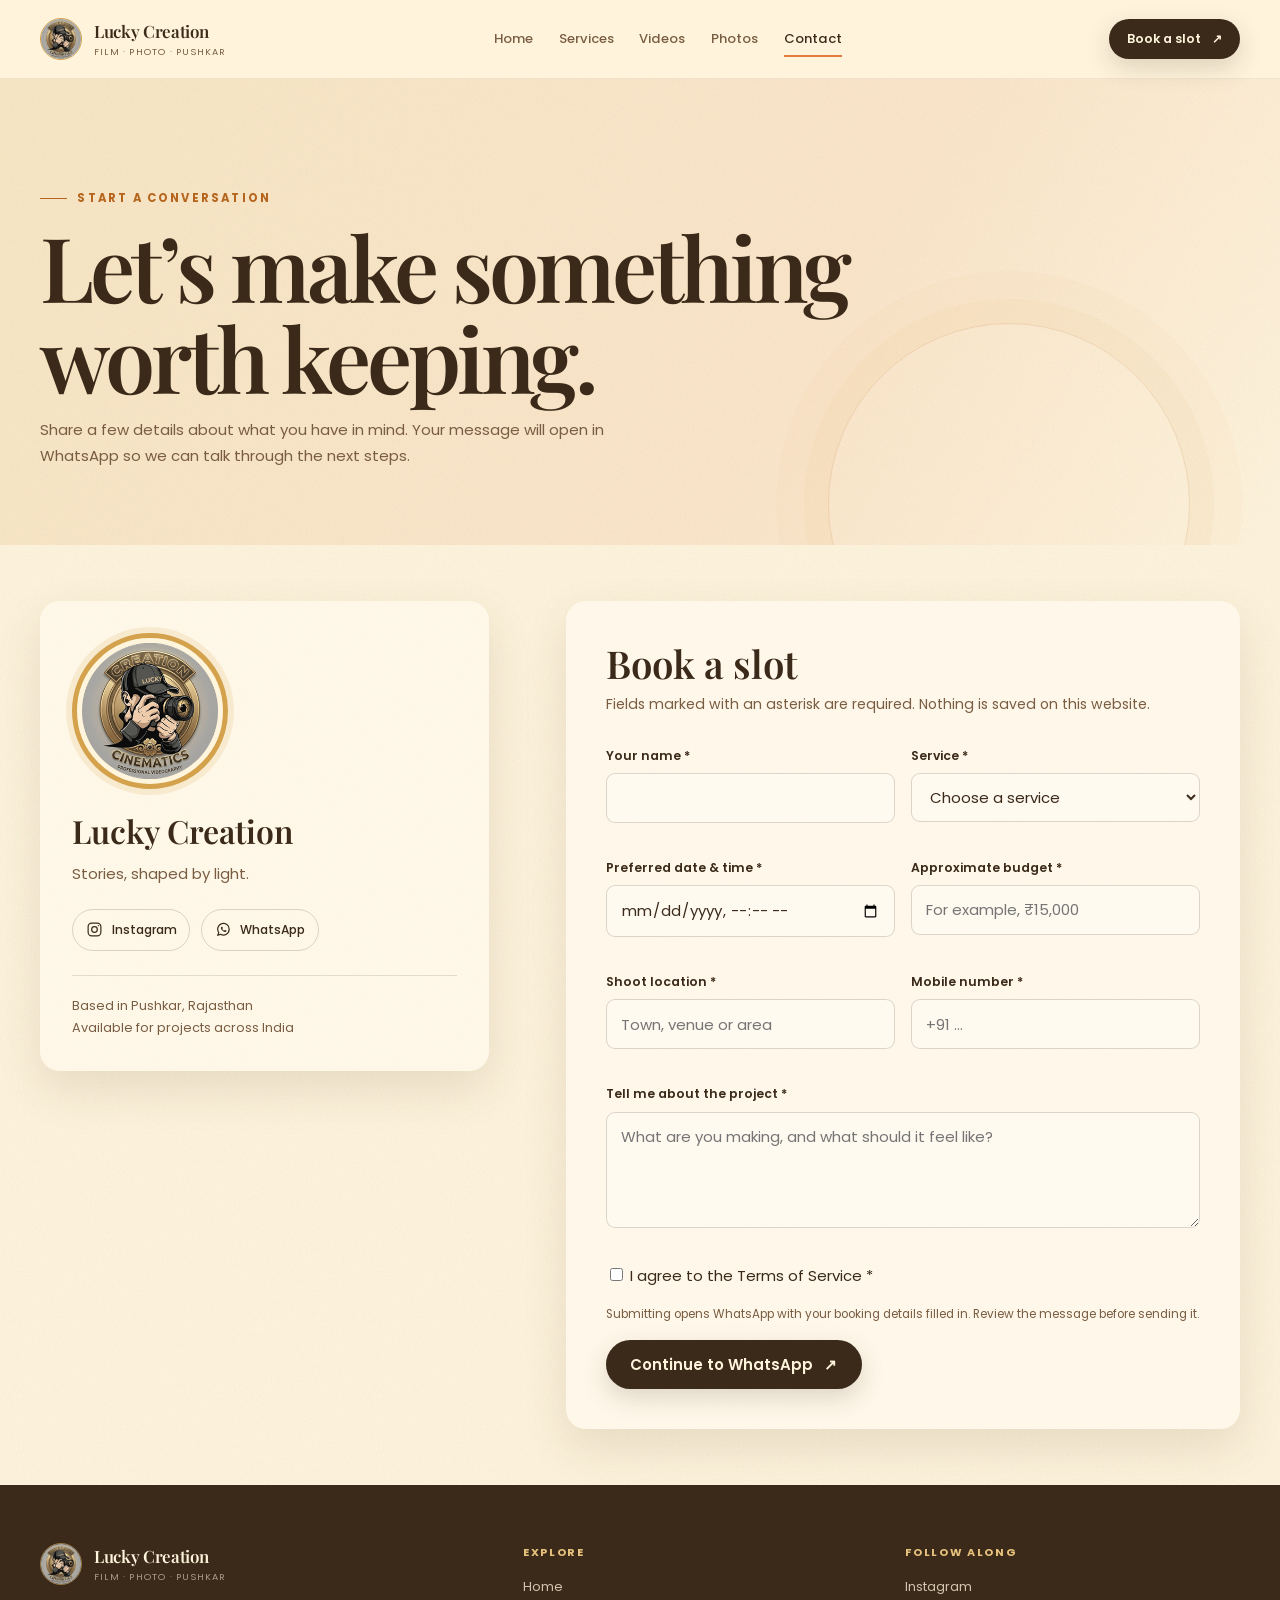
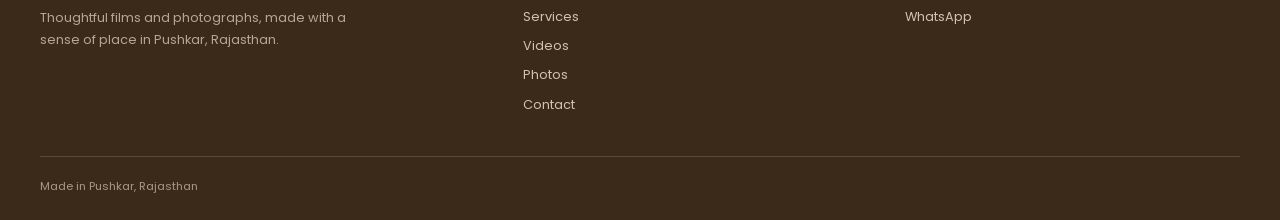
<file: contact.html>
<!doctype html>
<html lang="en">
<head>
  <meta charset="utf-8"><meta name="viewport" content="width=device-width, initial-scale=1">
  <title>Contact &amp; Booking | Desert Frame Studio</title>
  <meta name="description" content="Plan a video or photography project with Desert Frame Studio. Send a booking request directly to WhatsApp.">
  <meta name="robots" content="index, follow"><meta property="og:title" content="Contact & Booking | Desert Frame Studio"><meta property="og:description" content="Tell me about your project and preferred date. Booking requests are sent directly to WhatsApp."><meta property="og:type" content="website"><meta name="twitter:card" content="summary_large_image">
  <link rel="icon" href="data:image/svg+xml,%3Csvg xmlns='http://www.w3.org/2000/svg' viewBox='0 0 64 64'%3E%3Crect width='64' height='64' rx='32' fill='%233B2A1A'/%3E%3Ccircle cx='32' cy='32' r='17' fill='none' stroke='%23D4A24C' stroke-width='4'/%3E%3Ccircle cx='32' cy='32' r='7' fill='%23E07A3F'/%3E%3C/svg%3E">
  <link rel="preconnect" href="https://fonts.googleapis.com"><link rel="preconnect" href="https://fonts.gstatic.com" crossorigin><link rel="stylesheet" href="https://cdn.jsdelivr.net/npm/aos@2.3.4/dist/aos.css"><link rel="stylesheet" href="css/style.css">
  <link rel="icon" type="urlicon" href="assets/circleFevicon.ico">
</head>
<body>
  <a class="skip-link" href="#main">Skip to content</a>
  <header class="site-header"><div class="container nav-wrap">
    <a class="brand" href="index.html" aria-label="Desert Frame Studio home">
    <span class="brand-mark" aria-hidden="true">
     <img src="assets/circleFevicon.ico" alt="img">
    </span>
      <span class="brand-copy"><span class="brand-name" data-brand>Desert Frame Studio</span><span class="brand-note">Film · Photo · Pushkar</span></span></a><button class="menu-toggle" type="button" aria-label="Open navigation menu" aria-expanded="false" aria-controls="primary-navigation"><span></span><span></span><span></span></button><nav class="nav-links" id="primary-navigation" aria-label="Main navigation"><a href="index.html" data-page="index.html">Home</a><a href="services.html" data-page="services.html">Services</a><a href="videos.html" data-page="videos.html">Videos</a><a href="photos.html" data-page="photos.html">Photos</a><a href="contact.html" data-page="contact.html">Contact</a></nav><a class="button button--primary nav-cta" href="contact.html">Book a slot <span aria-hidden="true">↗</span></a></div></header>
  <main id="main">
    <section class="page-hero"><div class="container"><span class="eyebrow">Start a conversation</span><h1>Let’s make something worth keeping.</h1><p>Share a few details about what you have in mind. Your message will open in WhatsApp so we can talk through the next steps.</p></div></section>
    <section class="section section--tight"><div class="container contact-layout">
      <aside class="profile-card" data-aos="fade-up">
        <div class="profile-photo-wrap">
           <img src="assets/circleFevicon.ico" alt="img">  
        </div>
        <h2 data-brand>Lucky Creation</h2><p data-tagline>Stories, shaped by light.</p>
        <div class="social-links">
          <a class="social-link" data-instagram href="https://www.instagram.com/__iiamlucky?utm_source=ig_web_button_share_sheet&psln=ZDNlZDc0MzIxNw==" target="_blank" rel="noopener noreferrer" aria-label="Visit Instagram profile"><svg viewBox="0 0 24 24" fill="none" aria-hidden="true"><rect x="3" y="3" width="18" height="18" rx="5" stroke="currentColor" stroke-width="1.7"/><circle cx="12" cy="12" r="4" stroke="currentColor" stroke-width="1.7"/><circle cx="17.7" cy="6.5" r="1" fill="currentColor"/></svg>Instagram</a>
          <!-- <a class="social-link" data-youtube href="https://www.youtube.com/" target="_blank" rel="noopener noreferrer" aria-label="Visit YouTube channel">
            <svg viewBox="0 0 24 24" fill="none" aria-hidden="true">
              <rect x="2.5" y="5" width="19" height="14" rx="4" stroke="currentColor" stroke-width="1.7"/>
              <path d="m10 9 5 3-5 3V9Z" fill="currentColor"/>
            </svg>YouTube</a> -->
          <a class="social-link" data-whatsapp href="https://wa.me/919928714612" target="_blank" rel="noopener noreferrer" aria-label="Contact on WhatsApp"><svg viewBox="0 0 24 24" fill="none" aria-hidden="true"><path d="M20 11.7a8.1 8.1 0 0 1-12 7.1L4 20l1.3-3.8A8.1 8.1 0 1 1 20 11.7Z" stroke="currentColor" stroke-width="1.7"/><path d="M9 8.4c.2-.4.4-.4.7-.4h.4c.2 0 .3.1.4.4l.6 1.5c.1.2 0 .4-.1.5l-.5.6c-.2.2-.2.3 0 .6.5.8 1.2 1.5 2 1.9.3.2.4.2.6 0l.7-.8c.2-.2.3-.2.6-.1l1.4.7c.3.1.4.2.4.4 0 .3-.2 1-.7 1.3-.5.4-1.2.6-1.8.4-1-.2-2.2-.8-3.4-1.9-1-.9-1.8-2.1-2-3.1-.2-.8.1-1.6.7-2Z" fill="currentColor"/></svg>WhatsApp</a>
        </div>
        <div class="profile-meta">Based in Pushkar, Rajasthan<br>Available for projects across India</div>
      </aside>
      <section class="booking-panel" data-aos="fade-up" data-aos-delay="80" aria-labelledby="booking-heading">
        <h2 id="booking-heading">Book a slot</h2><p>Fields marked with an asterisk are required. Nothing is saved on this website.</p>
        <form id="booking-form" novalidate>
          <div class="honeypot" aria-hidden="true"><label for="website">Leave this field blank</label><input id="website" name="website" type="text" tabindex="-1" autocomplete="off"></div>
          <div class="form-grid">
            <div class="field"><label for="name">Your name *</label><input id="name" name="name" autocomplete="name" required aria-describedby="error-name"><span class="field-error" id="error-name" data-error-for="name"></span></div>
            <div class="field"><label for="service">Service *</label><select id="service" name="service" required aria-describedby="error-service"><option value="">Choose a service</option></select><span class="field-error" id="error-service" data-error-for="service"></span></div>
            <div class="field"><label for="date">Preferred date &amp; time *</label><input id="date" name="date" type="datetime-local" required aria-describedby="error-date"><span class="field-error" id="error-date" data-error-for="date"></span></div>
            <div class="field"><label for="budget">Approximate budget *</label><input id="budget" name="budget" type="text" placeholder="For example, ₹15,000" required aria-describedby="error-budget"><span class="field-error" id="error-budget" data-error-for="budget"></span></div>
            <div class="field"><label for="location">Shoot location *</label><input id="location" name="location" autocomplete="address-level2" placeholder="Town, venue or area" required aria-describedby="error-location"><span class="field-error" id="error-location" data-error-for="location"></span></div>
            <div class="field"><label for="mobile">Mobile number *</label><input id="mobile" name="mobile" type="tel" autocomplete="tel" inputmode="tel" placeholder="+91 ..." required aria-describedby="error-mobile"><span class="field-error" id="error-mobile" data-error-for="mobile"></span></div>
            <div class="field field--full"><label for="description">Tell me about the project *</label><textarea id="description" name="description" required placeholder="What are you making, and what should it feel like?" aria-describedby="error-description"></textarea><span class="field-error" id="error-description" data-error-for="description"></span></div>
                <label class="terms-check">
                <input type="checkbox" id="terms" name="terms" required aria-describedby="error-terms">
                <span>I agree to the <a href="/terms-of-service.html" target="_blank" rel="noopener">Terms of Service</a> *</span>
              </label>
              <span class="field-error" id="error-terms" data-error-for="terms"></span>
          </div>
          <p class="form-note">Submitting opens WhatsApp with your booking details filled in. Review the message before sending it.</p>
          <button class="button button--primary" type="submit">Continue to WhatsApp <span aria-hidden="true">↗</span></button>
          <div class="form-success" id="booking-success" role="status" tabindex="-1" hidden><strong>Your booking message is ready.</strong><br>If WhatsApp did not open, use the button below to open it again.<br><button class="button button--outline" id="whatsapp-again" type="button">Open WhatsApp again</button></div>
        </form>
      </section>
    </div></section>
  </main>
  <footer class="site-footer"><div class="container"><div class="footer-top"><div class="footer-about"><a class="brand" href="index.html">
    <span class="brand-mark" aria-hidden="true">
      <img src="assets/circleFevicon.ico" alt="img">
    </span><span class="brand-copy"><span class="brand-name" data-brand>Desert Frame Studio</span><span class="brand-note">Film · Photo · Pushkar</span></span></a><p>Thoughtful films and photographs, made with a sense of place in Pushkar, Rajasthan.</p></div><div class="footer-col"><h2>Explore</h2><div class="footer-links"><a href="index.html">Home</a><a href="services.html">Services</a><a href="videos.html">Videos</a><a href="photos.html">Photos</a><a href="contact.html">Contact</a></div></div><div class="footer-col"><h2>Follow along</h2><div class="footer-links"><a href="https://www.instagram.com/" data-instagram target="_blank" rel="noopener noreferrer">Instagram</a>
    <!-- <a href="https://www.youtube.com/" data-youtube target="_blank" rel="noopener noreferrer">YouTube</a> -->
    <a href="https://wa.me/919928714612" data-whatsapp target="_blank" rel="noopener noreferrer">WhatsApp</a></div></div></div><div class="footer-bottom">
    <!-- <span data-copyright>© Desert Frame Studio. All rights reserved.</span> -->
    <div class="social-footer"><span>Made in Pushkar, Rajasthan</span></div></div></div></footer>
  <script src="js/config.js"></script><script src="https://cdn.jsdelivr.net/npm/aos@2.3.4/dist/aos.js"></script><script src="js/main.js"></script><script src="js/booking.js"></script>
</body>
</html>
</file>
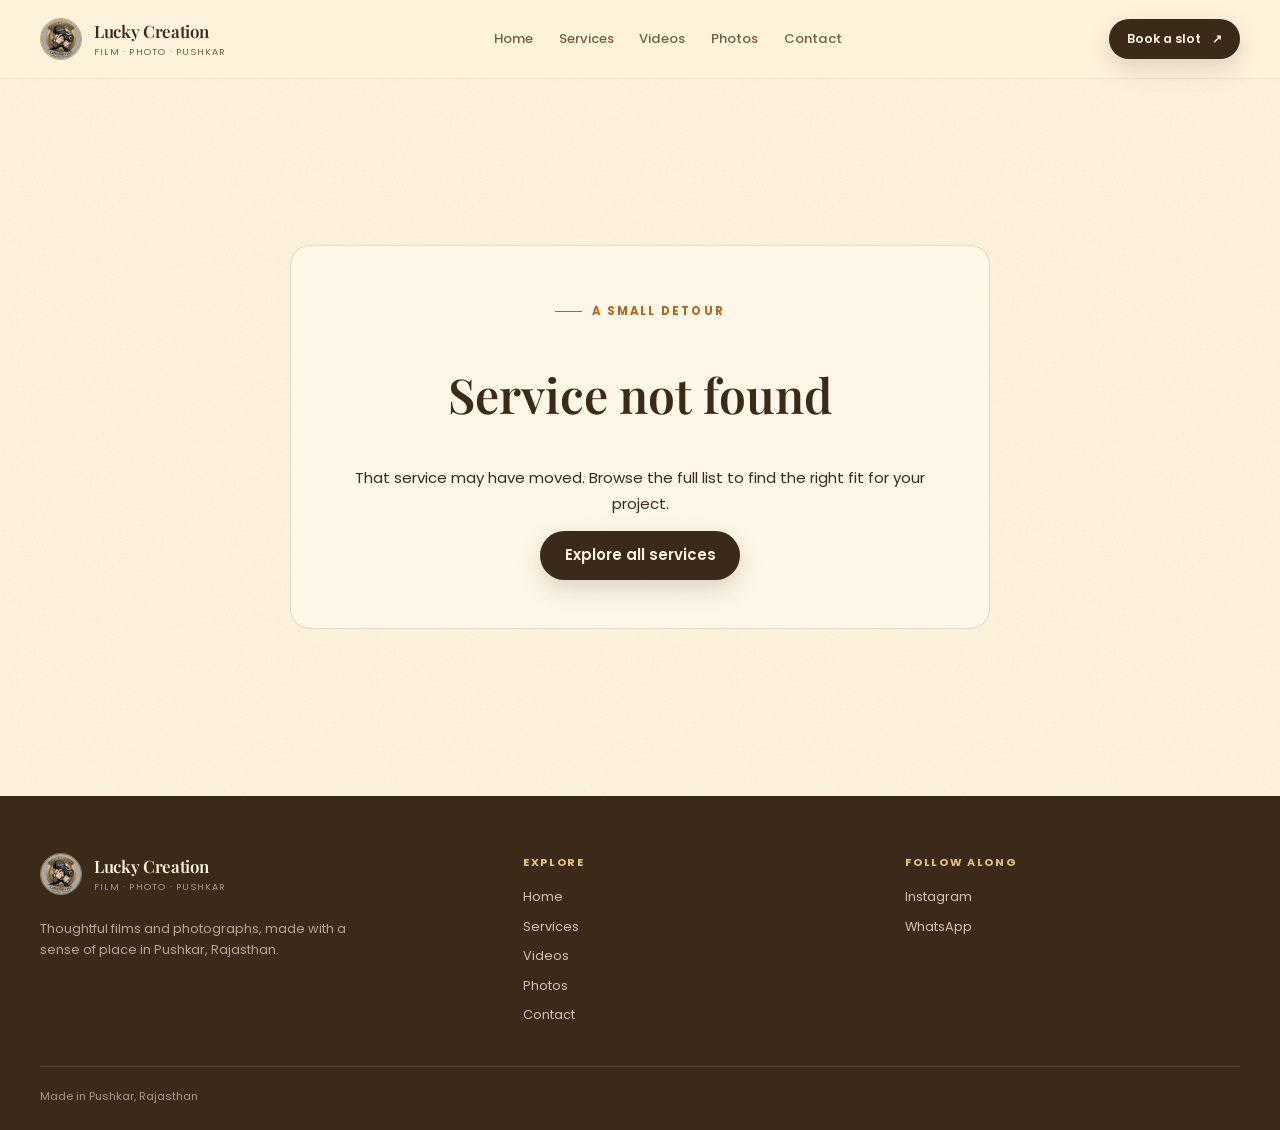
<file: service.html>
<!doctype html>
<html lang="en">
<head>
  <meta charset="utf-8"><meta name="viewport" content="width=device-width, initial-scale=1">
  <title>Service | Desert Frame Studio</title>
  <meta name="description" content="Learn more about a video, photography or creative service from Desert Frame Studio in Pushkar.">
  <meta name="robots" content="index, follow"><meta property="og:title" content="Service | Desert Frame Studio"><meta property="og:description" content="A thoughtful approach to film, editing and visual storytelling."><meta property="og:type" content="website"><meta name="twitter:card" content="summary_large_image">
  <link rel="icon" href="data:image/svg+xml,%3Csvg xmlns='http://www.w3.org/2000/svg' viewBox='0 0 64 64'%3E%3Crect width='64' height='64' rx='32' fill='%233B2A1A'/%3E%3Ccircle cx='32' cy='32' r='17' fill='none' stroke='%23D4A24C' stroke-width='4'/%3E%3Ccircle cx='32' cy='32' r='7' fill='%23E07A3F'/%3E%3C/svg%3E">
  <link rel="preconnect" href="https://fonts.googleapis.com"><link rel="preconnect" href="https://fonts.gstatic.com" crossorigin><link rel="stylesheet" href="https://cdn.jsdelivr.net/npm/aos@2.3.4/dist/aos.css"><link rel="stylesheet" href="css/style.css">
 <link rel="icon" type="urlicon" href="assets/circleFevicon.ico">
</head>
<body>
  <a class="skip-link" href="#main">Skip to content</a>
  <header class="site-header"><div class="container nav-wrap"><a class="brand" href="index.html" aria-label="Desert Frame Studio home">
    <span class="brand-mark" aria-hidden="true">
        <img src="assets/circleFevicon.ico" alt="img">
    </span><span class="brand-copy"><span class="brand-name" data-brand>Desert Frame Studio</span><span class="brand-note">Film · Photo · Pushkar</span></span></a><button class="menu-toggle" type="button" aria-label="Open navigation menu" aria-expanded="false" aria-controls="primary-navigation"><span></span><span></span><span></span></button><nav class="nav-links" id="primary-navigation" aria-label="Main navigation"><a href="index.html" data-page="index.html">Home</a><a href="services.html" data-page="services.html">Services</a><a href="videos.html" data-page="videos.html">Videos</a><a href="photos.html" data-page="photos.html">Photos</a><a href="contact.html" data-page="contact.html">Contact</a></nav><a class="button button--primary nav-cta" href="contact.html">Book a slot <span aria-hidden="true">↗</span></a></div></header>
  <main id="main"><section class="section"><div class="container" data-service-detail aria-live="polite"><div class="not-found"><p>Loading this service…</p></div></div></section></main>
  <footer class="site-footer"><div class="container"><div class="footer-top"><div class="footer-about"><a class="brand" href="index.html">
    <span class="brand-mark" aria-hidden="true">
        <img src="assets/circleFevicon.ico" alt="img">
    </span><span class="brand-copy"><span class="brand-name" data-brand>Desert Frame Studio</span><span class="brand-note">Film · Photo · Pushkar</span></span></a><p>Thoughtful films and photographs, made with a sense of place in Pushkar, Rajasthan.</p></div><div class="footer-col"><h2>Explore</h2><div class="footer-links"><a href="index.html">Home</a><a href="services.html">Services</a><a href="videos.html">Videos</a><a href="photos.html">Photos</a><a href="contact.html">Contact</a></div></div><div class="footer-col"><h2>Follow along</h2><div class="footer-links"><a href="https://www.instagram.com/__iiamlucky?utm_source=ig_web_button_share_sheet&psln=ZDNlZDc0MzIxNw==" data-instagram target="_blank" rel="noopener noreferrer">Instagram</a>
    <!-- <a href="https://www.youtube.com/" data-youtube target="_blank" rel="noopener noreferrer">YouTube</a> -->
    <a href="https://wa.me/919928714612" data-whatsapp target="_blank" rel="noopener noreferrer">WhatsApp</a></div></div></div><div class="footer-bottom">
    <!-- <span data-copyright>© Desert Frame Studio. All rights reserved.</span> -->
    <div class="social-footer"><span>Made in Pushkar, Rajasthan</span></div></div></div></footer>
  <script src="js/config.js"></script><script src="https://cdn.jsdelivr.net/npm/aos@2.3.4/dist/aos.js"></script><script src="js/main.js"></script>
</body>
</html>
</file>
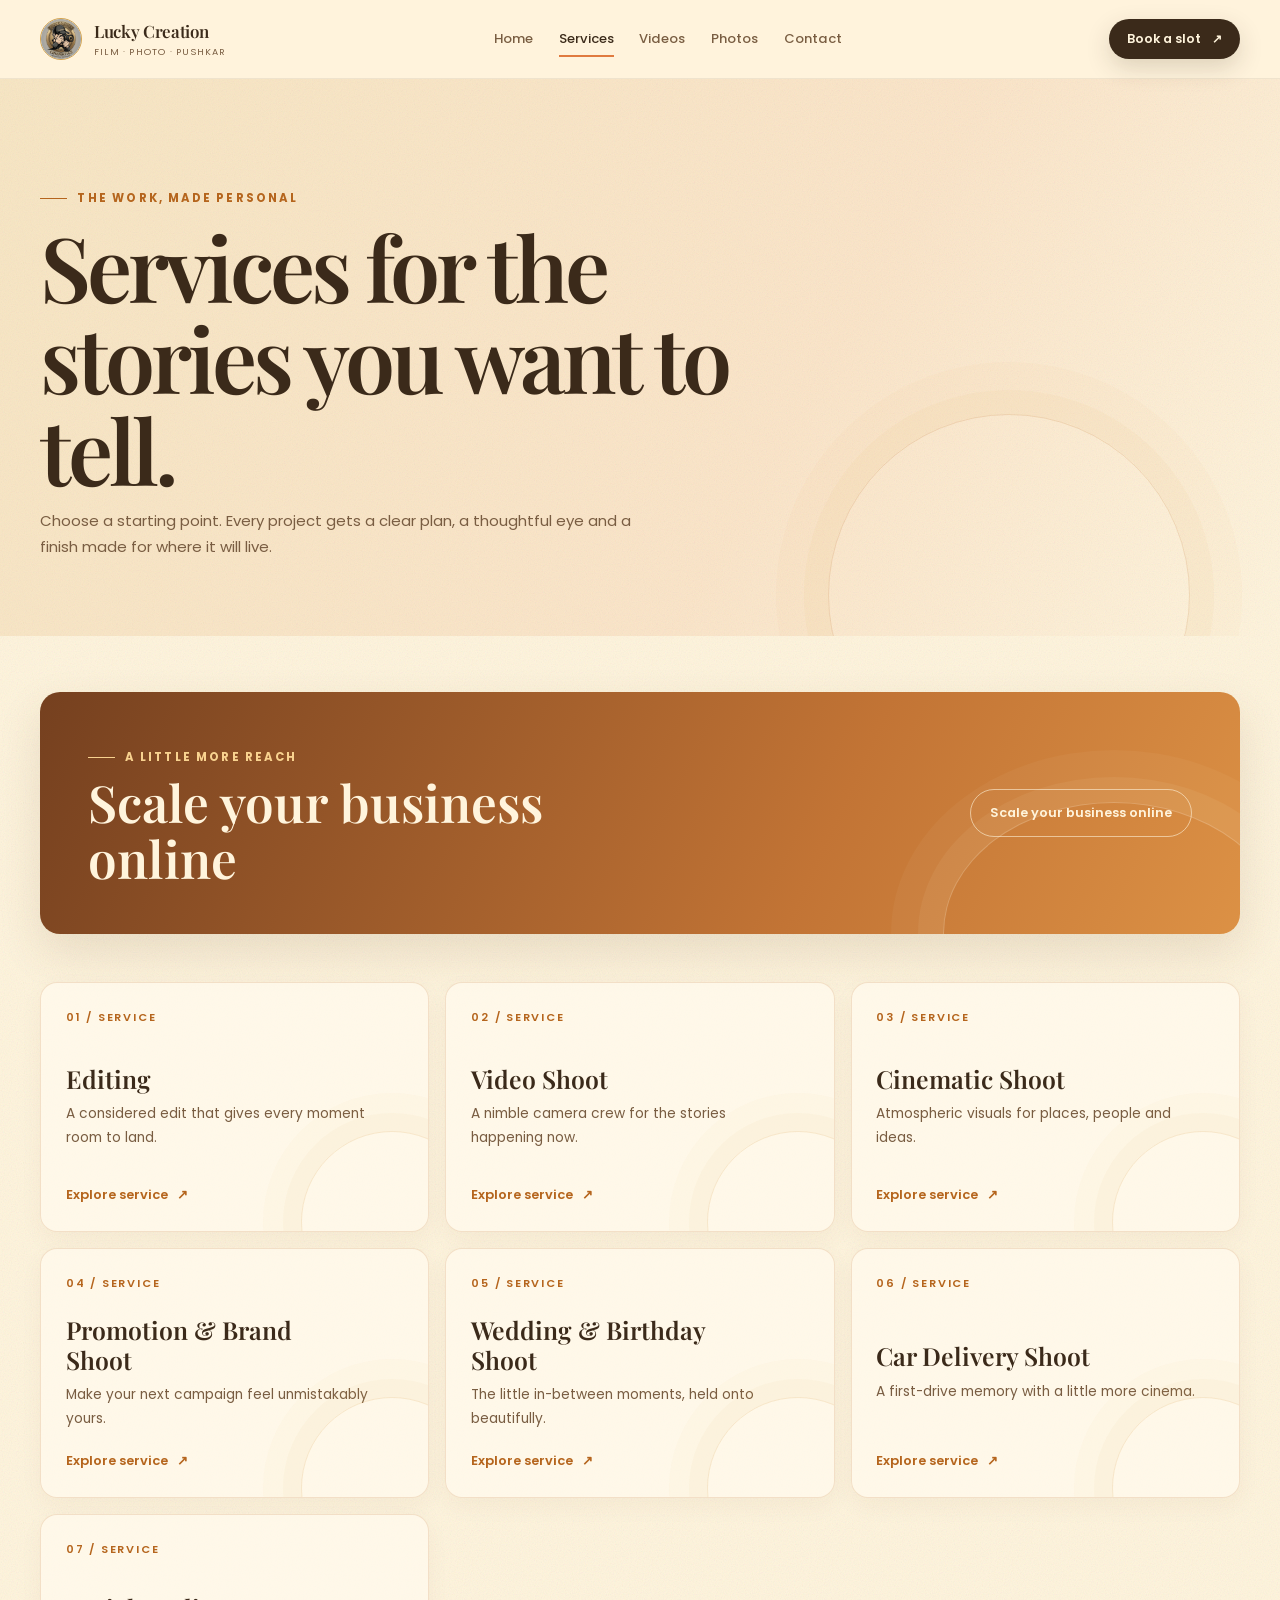
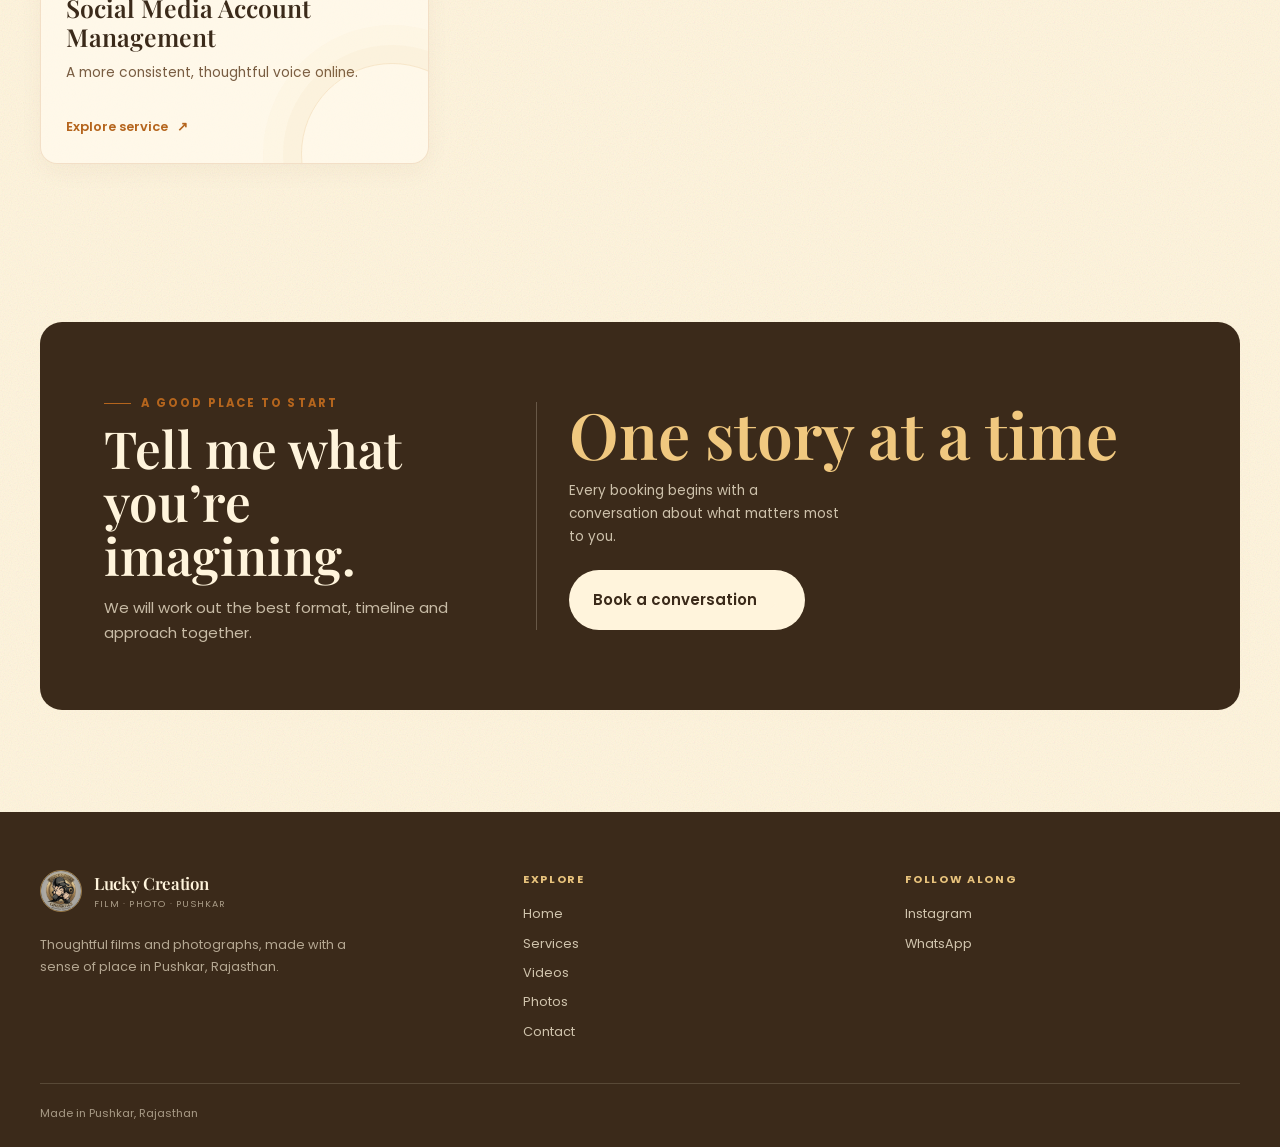
<file: services.html>
<!doctype html>
<html lang="en">
<head>
  <meta charset="utf-8"><meta name="viewport" content="width=device-width, initial-scale=1">
  <title>Services | Desert Frame Studio</title>
  <meta name="description" content="Explore video editing, videography, cinematic shoots, brand films, celebrations and social media services in Pushkar.">
  <meta name="robots" content="index, follow"><meta property="og:title" content="Services | Desert Frame Studio"><meta property="og:description" content="A focused set of film, editing and social services for projects with something to say."><meta property="og:type" content="website"><meta name="twitter:card" content="summary_large_image">
  <link rel="icon" href="data:image/svg+xml,%3Csvg xmlns='http://www.w3.org/2000/svg' viewBox='0 0 64 64'%3E%3Crect width='64' height='64' rx='32' fill='%233B2A1A'/%3E%3Ccircle cx='32' cy='32' r='17' fill='none' stroke='%23D4A24C' stroke-width='4'/%3E%3Ccircle cx='32' cy='32' r='7' fill='%23E07A3F'/%3E%3C/svg%3E">
  <link rel="preconnect" href="https://fonts.googleapis.com"><link rel="preconnect" href="https://fonts.gstatic.com" crossorigin>
  <link rel="stylesheet" href="https://cdn.jsdelivr.net/npm/aos@2.3.4/dist/aos.css"><link rel="stylesheet" href="css/style.css">
    <link rel="icon" type="urlicon" href="assets/circleFevicon.ico">
</head>
<body>
  <a class="skip-link" href="#main">Skip to content</a>
  <header class="site-header"><div class="container nav-wrap"><a class="brand" href="index.html" aria-label="Desert Frame Studio home">
    <span class="brand-mark" aria-hidden="true">
        <img src="assets/circleFevicon.ico" alt="img">
    </span><span class="brand-copy"><span class="brand-name" data-brand>Desert Frame Studio</span><span class="brand-note">Film · Photo · Pushkar</span></span></a><button class="menu-toggle" type="button" aria-label="Open navigation menu" aria-expanded="false" aria-controls="primary-navigation"><span></span><span></span><span></span></button><nav class="nav-links" id="primary-navigation" aria-label="Main navigation"><a href="index.html" data-page="index.html">Home</a><a href="services.html" data-page="services.html">Services</a><a href="videos.html" data-page="videos.html">Videos</a><a href="photos.html" data-page="photos.html">Photos</a><a href="contact.html" data-page="contact.html">Contact</a></nav><a class="button button--primary nav-cta" href="contact.html">Book a slot <span aria-hidden="true">↗</span></a></div></header>
  <main id="main">
    <section class="page-hero"><div class="container"><span class="eyebrow">The work, made personal</span><h1>Services for the stories you want to tell.</h1><p>Choose a starting point. Every project gets a clear plan, a thoughtful eye and a finish made for where it will live.</p></div></section>
    <section class="section section--tight"><div class="container"><div class="badge-panel" data-aos="fade-up"><div><span class="eyebrow">A little more reach</span><h2 data-big-badge>Scale your business online</h2></div><a class="button button--light" href="https://www.instagram.com/" data-profile-badge target="_blank" rel="noopener noreferrer">Explore my profile <span aria-hidden="true">↗</span></a></div><div class="service-grid" data-service-cards aria-label="Available services"></div></div></section>
    <section class="section"><div class="container"><div class="feature-band" data-aos="fade-up"><div><span class="eyebrow">A good place to start</span><h2>Tell me what you’re imagining.</h2><p>We will work out the best format, timeline and approach together.</p></div><div class="feature-stat"><strong>One story at a time</strong><span>Every booking begins with a conversation about what matters most to you.</span><a class="button button--light" style="margin-top:1.35rem" href="contact.html">Book a conversation <span aria-hidden="true">↗</span></a></div></div></div></section>
  </main>
  <footer class="site-footer"><div class="container"><div class="footer-top"><div class="footer-about"><a class="brand" href="index.html">
    <span class="brand-mark" aria-hidden="true">
        <img src="assets/circleFevicon.ico" alt="img">
    </span><span class="brand-copy"><span class="brand-name" data-brand>Desert Frame Studio</span><span class="brand-note">Film · Photo · Pushkar</span></span></a><p>Thoughtful films and photographs, made with a sense of place in Pushkar, Rajasthan.</p></div><div class="footer-col"><h2>Explore</h2><div class="footer-links"><a href="index.html">Home</a><a href="services.html">Services</a><a href="videos.html">Videos</a><a href="photos.html">Photos</a><a href="contact.html">Contact</a></div></div><div class="footer-col"><h2>Follow along</h2><div class="footer-links"><a href="https://www.instagram.com/__iiamlucky?utm_source=ig_web_button_share_sheet&psln=ZDNlZDc0MzIxNw==" data-instagram target="_blank" rel="noopener noreferrer">Instagram</a>
    <!-- <a href="https://www.youtube.com/" data-youtube target="_blank" rel="noopener noreferrer">YouTube</a> -->
    <a href="https://wa.me/919928714612" data-whatsapp target="_blank" rel="noopener noreferrer">WhatsApp</a></div></div></div><div class="footer-bottom">
    <!-- <span data-copyright>© Desert Frame Studio. All rights reserved.</span> -->
    <div class="social-footer"><span>Made in Pushkar, Rajasthan</span></div></div></div></footer>
  <script src="js/config.js"></script><script src="https://cdn.jsdelivr.net/npm/aos@2.3.4/dist/aos.js"></script><script src="js/main.js"></script>
</body>
</html>
</file>
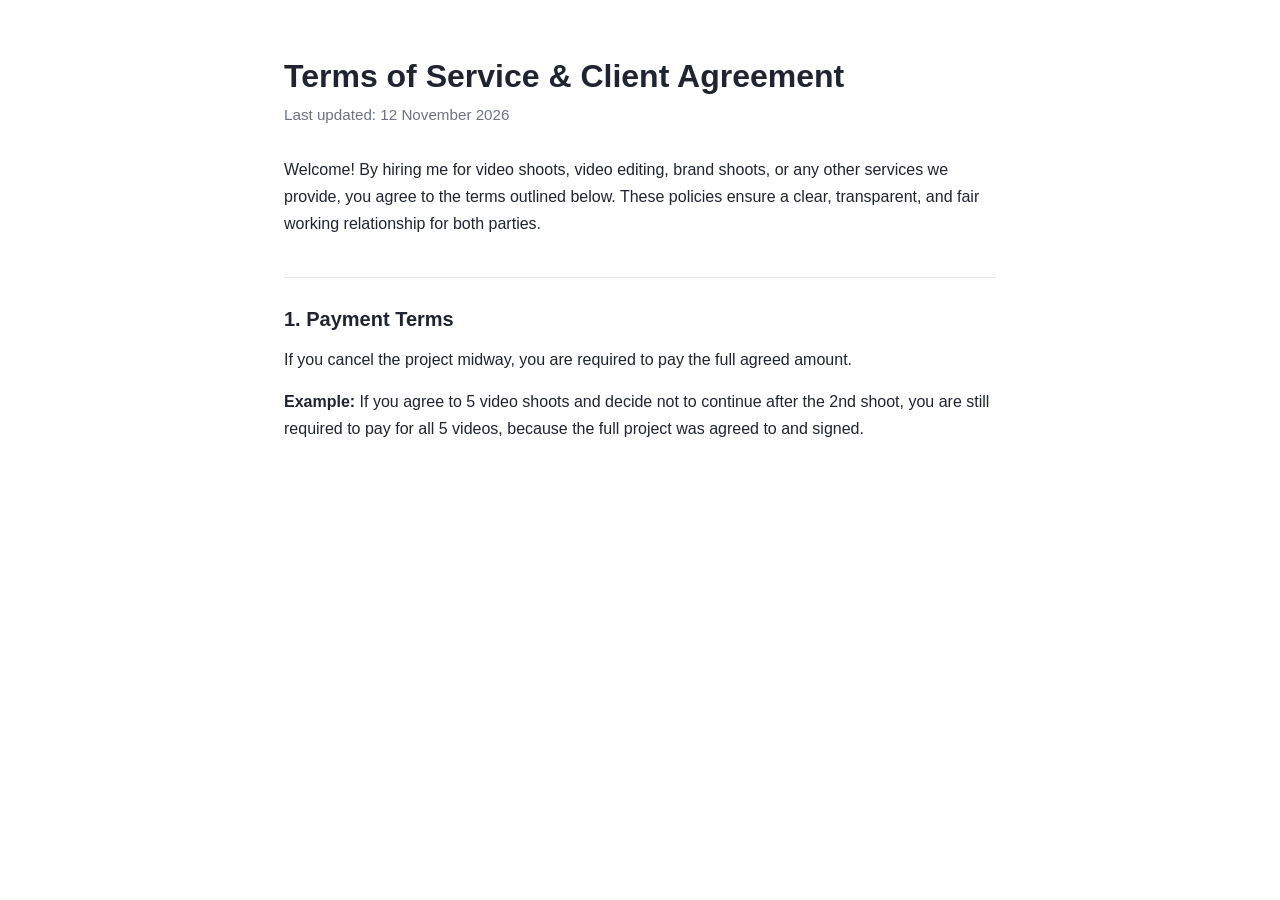
<file: terms-of-service.html>
<!DOCTYPE html>
<html lang="en">
<head>
<meta charset="UTF-8">
<meta name="viewport" content="width=device-width, initial-scale=1">
<title>Terms of Service &amp; Client Agreement</title>
<link rel="stylesheet" href="css/terms.css">
</head>
<body>
<main>

  <h1>Terms of Service &amp; Client Agreement</h1>
  <p class="updated">Last updated: 12 November 2026</p>

  <p>Welcome! By hiring me for video shoots, video editing, brand shoots, or any other services we provide, you agree to the terms outlined below. These policies ensure a clear, transparent, and fair working relationship for both parties.</p>

  <h2>1. Payment Terms</h2>
  <p>If you cancel the project midway, you are required to pay the full agreed amount.</p>
  <p><strong>Example:</strong> If you agree to 5 video shoots and decide not to continue after the 2nd shoot, you are still required to pay for all 5 videos, because the full project was agreed to and signed.</p>

</main>
</body>
</html>
</file>
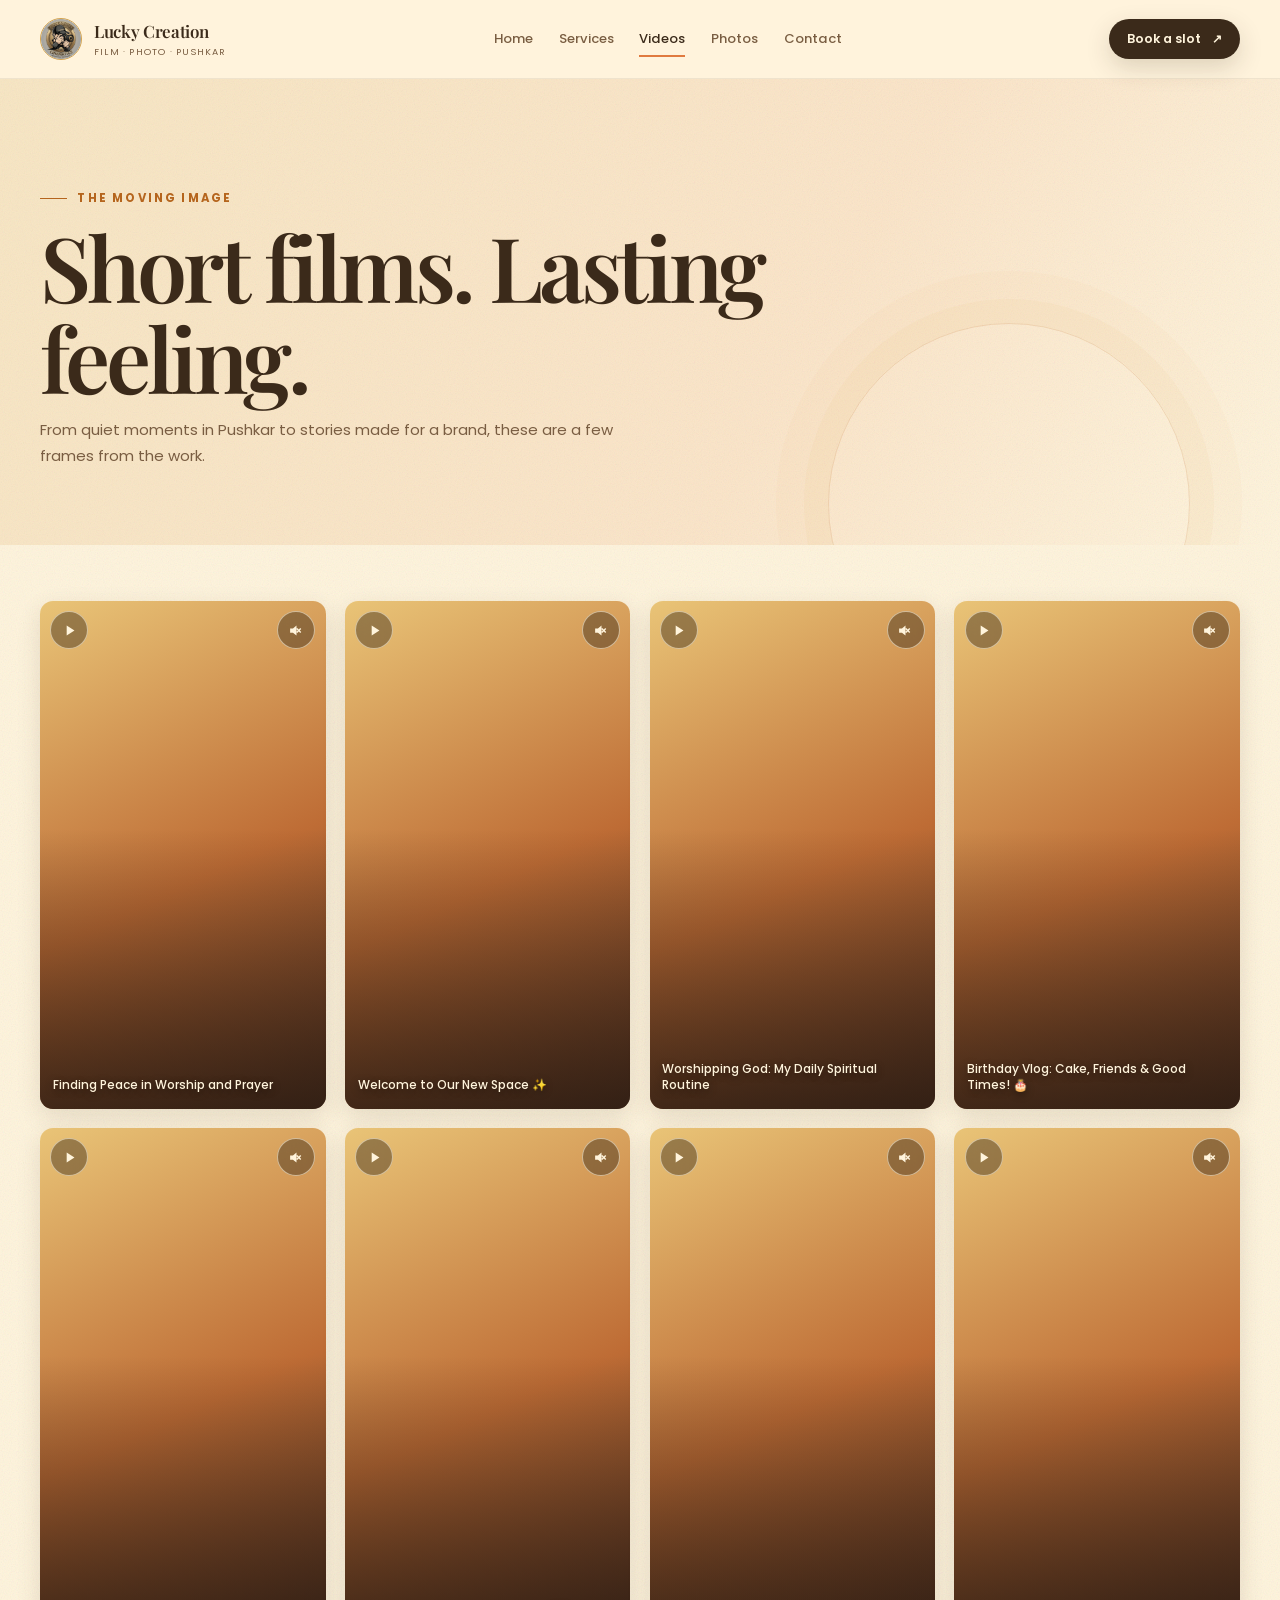
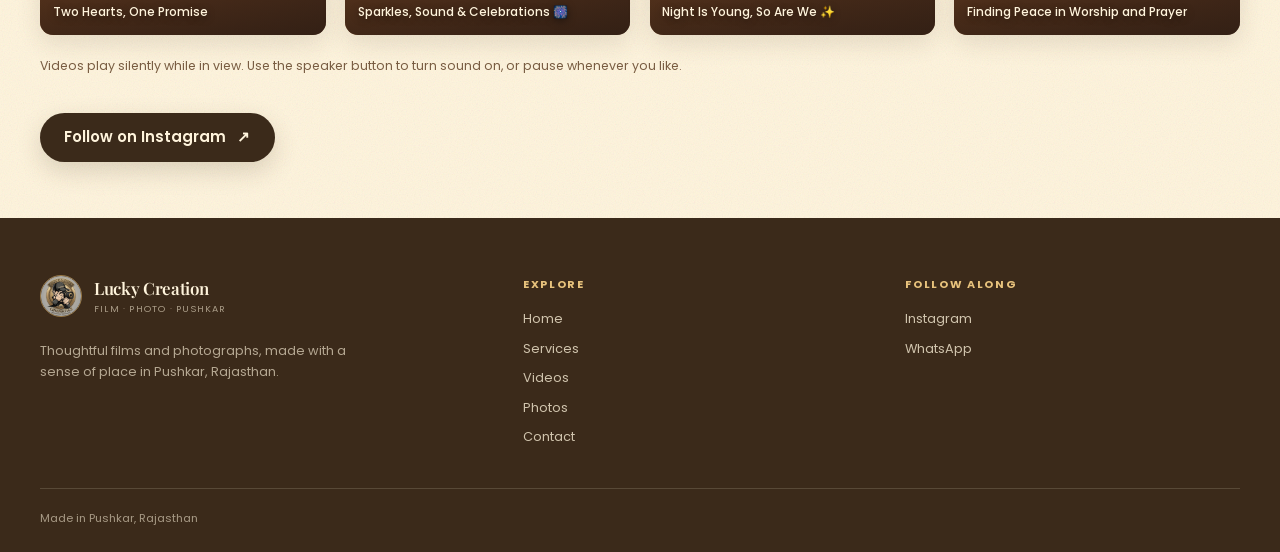
<file: videos.html>
<!doctype html>
<html lang="en">
<head>
  <meta charset="utf-8"><meta name="viewport" content="width=device-width, initial-scale=1">
  <title>Videos | Desert Frame Studio</title>
  <meta name="description" content="Watch a collection of short films, brand videos and visual stories made in Pushkar and Rajasthan.">
  <meta name="robots" content="index, follow"><meta property="og:title" content="Videos | Desert Frame Studio"><meta property="og:description" content="Short films and visual stories made in Pushkar and Rajasthan."><meta property="og:type" content="website"><meta name="twitter:card" content="summary_large_image">
  <link rel="icon" href="data:image/svg+xml,%3Csvg xmlns='http://www.w3.org/2000/svg' viewBox='0 0 64 64'%3E%3Crect width='64' height='64' rx='32' fill='%233B2A1A'/%3E%3Ccircle cx='32' cy='32' r='17' fill='none' stroke='%23D4A24C' stroke-width='4'/%3E%3Ccircle cx='32' cy='32' r='7' fill='%23E07A3F'/%3E%3C/svg%3E">
  <link rel="preconnect" href="https://fonts.googleapis.com"><link rel="preconnect" href="https://fonts.gstatic.com" crossorigin><link rel="stylesheet" href="https://cdn.jsdelivr.net/npm/aos@2.3.4/dist/aos.css"><link rel="stylesheet" href="css/style.css">
  <link rel="icon" type="urlicon" href="assets/circleFevicon.ico">
</head>
<body>
  <a class="skip-link" href="#main">Skip to content</a>
  <header class="site-header"><div class="container nav-wrap"><a class="brand" href="index.html" aria-label="Desert Frame Studio home">
    <span class="brand-mark" aria-hidden="true">
      <img src="assets/circleFevicon.ico" alt="img">
    </span><span class="brand-copy"><span class="brand-name" data-brand>Desert Frame Studio</span><span class="brand-note">Film · Photo · Pushkar</span></span></a><button class="menu-toggle" type="button" aria-label="Open navigation menu" aria-expanded="false" aria-controls="primary-navigation"><span></span><span></span><span></span></button><nav class="nav-links" id="primary-navigation" aria-label="Main navigation"><a href="index.html" data-page="index.html">Home</a><a href="services.html" data-page="services.html">Services</a><a href="videos.html" data-page="videos.html">Videos</a><a href="photos.html" data-page="photos.html">Photos</a><a href="contact.html" data-page="contact.html">Contact</a></nav><a class="button button--primary nav-cta" href="contact.html">Book a slot <span aria-hidden="true">↗</span></a></div></header>
  <main id="main"><section class="page-hero"><div class="container"><span class="eyebrow">The moving image</span><h1>Short films. Lasting feeling.</h1><p>From quiet moments in Pushkar to stories made for a brand, these are a few frames from the work.</p></div></section><section class="section section--tight"><div class="container"><div class="video-grid" data-video-grid aria-label="Video portfolio"></div><p class="video-hint">Videos play silently while in view. Use the speaker button to turn sound on, or pause whenever you like.</p><div style="margin-top:2.3rem">
    <a class="button button--primary" href="https://www.instagram.com/__iiamlucky?utm_source=ig_web_button_share_sheet&psln=ZDNlZDc0MzIxNw==" data-instagram target="_blank" rel="noopener noreferrer">Follow on Instagram <span aria-hidden="true">↗</span></a></div></div></section></main>
  <footer class="site-footer"><div class="container"><div class="footer-top"><div class="footer-about"><a class="brand" href="index.html">
    <span class="brand-mark" aria-hidden="true">
      <img src="assets/circleFevicon.ico" alt="img">
    </span><span class="brand-copy"><span class="brand-name" data-brand>Desert Frame Studio</span><span class="brand-note">Film · Photo · Pushkar</span></span></a><p>Thoughtful films and photographs, made with a sense of place in Pushkar, Rajasthan.</p></div><div class="footer-col"><h2>Explore</h2><div class="footer-links"><a href="index.html">Home</a><a href="services.html">Services</a><a href="videos.html">Videos</a><a href="photos.html">Photos</a><a href="contact.html">Contact</a></div></div><div class="footer-col"><h2>Follow along</h2><div class="footer-links"><a href="https://www.instagram.com/" data-instagram target="_blank" rel="noopener noreferrer">Instagram</a>
    <!-- <a href="https://www.youtube.com/" data-youtube target="_blank" rel="noopener noreferrer">YouTube</a> -->
    <a href="https://wa.me/919928714612" data-whatsapp target="_blank" rel="noopener noreferrer">WhatsApp</a></div></div></div><div class="footer-bottom">
    <!-- <span data-copyright>© Desert Frame Studio. All rights reserved.</span> -->
    <div class="social-footer"><span>Made in Pushkar, Rajasthan</span></div></div></div></footer>
  <script src="js/config.js"></script><script src="https://cdn.jsdelivr.net/npm/aos@2.3.4/dist/aos.js"></script><script src="js/main.js"></script><script src="js/gallery.js"></script>
</body>
</html>
</file>
<file: css/style.css>
@import url('https://fonts.googleapis.com/css2?family=Playfair+Display:wght@500;600;700&family=Poppins:wght@300;400;500;600;700&display=swap');

:root {
  --sand-gold: #D4A24C;
  --deep-desert: #B5651D;
  --sunset-orange: #E07A3F;
  --cream: #FFF4DC;
  --dark-brown: #3B2A1A;
  --soft-cream: #fff9ec;
  --muted-brown: #795d42;
  --line: rgba(59, 42, 26, .14);
  --gold-wash: rgba(212, 162, 76, .15);
  --shadow: 0 18px 46px rgba(91, 55, 22, .12);
  --font-display: 'Playfair Display', Georgia, serif;
  --font-body: 'Poppins', sans-serif;
  --content-width: 1200px;
}

* {
  box-sizing: border-box;
}

html {
  scroll-behavior: smooth;
  scroll-padding-top: 90px;
}

body {
  margin: 0;
  color: var(--dark-brown);
  background-color: var(--cream);
  background-image: url("data:image/svg+xml,%3Csvg viewBox='0 0 180 180' xmlns='http://www.w3.org/2000/svg'%3E%3Cfilter id='n'%3E%3CfeTurbulence type='fractalNoise' baseFrequency='.86' numOctaves='3' stitchTiles='stitch'/%3E%3C/filter%3E%3Crect width='100%25' height='100%25' filter='url(%23n)' opacity='.12'/%3E%3C/svg%3E");
  background-size: 180px 180px;
  font-family: var(--font-body);
  font-size: 15px;
  line-height: 1.7;
  -webkit-font-smoothing: antialiased;
}

img,
video {
  display: block;
  max-width: 100%;
}

a {
  color: inherit;
  text-decoration: none;
}

button,
input,
select,
textarea {
  font: inherit;
}

button,
a {
  -webkit-tap-highlight-color: transparent;
}

button {
  color: inherit;
}

:focus-visible {
  outline: 3px solid var(--sunset-orange);
  outline-offset: 4px;
}

.skip-link {
  position: fixed;
  z-index: 1000;
  left: 1rem;
  top: -5rem;
  background: var(--dark-brown);
  color: var(--cream);
  padding: .7rem 1rem;
  border-radius: 8px;
}

.skip-link:focus {
  top: 1rem;
}

.container {
  width: min(calc(100% - 40px), var(--content-width));
  margin-inline: auto;
}

.section {
  padding: clamp(4rem, 8vw, 7.5rem) 0;
}

.section--tight {
  padding: 3.5rem 0;
}

.eyebrow {
  display: inline-flex;
  align-items: center;
  gap: .65rem;
  color: var(--deep-desert);
  font-size: .72rem;
  font-weight: 700;
  letter-spacing: .19em;
  text-transform: uppercase;
}

.eyebrow::before {
  width: 27px;
  height: 1px;
  content: "";
  background: currentColor;
}

.section-heading {
  max-width: 710px;
  margin: .8rem 0 1rem;
  font: 600 clamp(2.25rem, 5vw, 4rem)/1.09 var(--font-display);
  letter-spacing: -.035em;
}

.section-intro {
  max-width: 640px;
  color: var(--muted-brown);
  margin: 0;
}

.section-head {
  display: flex;
  align-items: end;
  justify-content: space-between;
  gap: 2rem;
  margin-bottom: 2.4rem;
}

.section-head>div {
  max-width: 720px;
}

.button {
  display: inline-flex;
  align-items: center;
  justify-content: center;
  gap: .7rem;
  border: 1px solid transparent;
  border-radius: 999px;
  padding: .88rem 1.45rem;
  font-weight: 600;
  line-height: 1.25;
  cursor: pointer;
  transition: transform .25s ease, background-color .25s ease, color .25s ease, border-color .25s ease, box-shadow .25s ease;
}

.button:hover {
  transform: translateY(-2px);
}

.button--primary {
  color: var(--cream);
  background: var(--dark-brown);
  box-shadow: 0 9px 24px rgba(59, 42, 26, .17);
}

.button--primary:hover {
  background: var(--deep-desert);
  box-shadow: 0 12px 28px rgba(181, 101, 29, .22);
}

.button--light {
  background: var(--cream);
  color: var(--dark-brown);
}

.button--light:hover {
  background: #fff;
}

.button--outline {
  border-color: rgba(59, 42, 26, .3);
  background: transparent;
}

.button--outline:hover {
  border-color: var(--deep-desert);
  color: var(--deep-desert);
}

.text-link {
  display: inline-flex;
  align-items: center;
  gap: .55rem;
  color: var(--deep-desert);
  font-weight: 600;
}

.text-link span {
  transition: transform .25s ease;
}

.text-link:hover span {
  transform: translateX(4px);
}

/* Shared navigation */
.site-header {
  position: sticky;
  z-index: 50;
  top: 0;
  width: 100%;
  border-bottom: 1px solid rgba(59, 42, 26, .08);
  background: rgba(255, 244, 220, .93);
  backdrop-filter: blur(16px);
  transition: box-shadow .25s ease, background-color .25s ease;
}

.site-header.is-scrolled {
  box-shadow: 0 8px 30px rgba(59, 42, 26, .09);
  background: rgba(255, 244, 220, .97);
}

.nav-wrap {
  min-height: 78px;
  display: flex;
  align-items: center;
  justify-content: space-between;
  gap: 1.5rem;
}

.brand {
  display: inline-flex;
  align-items: center;
  gap: .75rem;
  flex: 0 0 auto;
}

.brand-mark {
  display: grid;
  width: 42px;
  height: 42px;
  place-items: center;
  border: 1px solid var(--sand-gold);
  border-radius: 50%;
  color: var(--deep-desert);
}

.brand-mark svg {
  width: 22px;
  height: 22px;
}

.brand-copy {
  display: grid;
  line-height: 1.15;
}

.brand-name {
  font: 600 1.06rem var(--font-display);
  letter-spacing: -.02em;
}

.brand-note {
  margin-top: .3rem;
  color: var(--muted-brown);
  font-size: .58rem;
  letter-spacing: .13em;
  text-transform: uppercase;
}

.nav-links {
  display: flex;
  align-items: center;
  gap: clamp(.9rem, 2vw, 1.8rem);
}

.nav-links a {
  position: relative;
  padding: .45rem 0;
  color: var(--muted-brown);
  font-size: .82rem;
  font-weight: 500;
  transition: color .2s ease;
}

.nav-links a::after {
  position: absolute;
  right: 0;
  bottom: 0;
  left: 0;
  height: 2px;
  content: "";
  background: var(--sunset-orange);
  transform: scaleX(0);
  transform-origin: left;
  transition: transform .2s ease;
}

.nav-links a:hover,
.nav-links a[aria-current="page"] {
  color: var(--dark-brown);
}

.nav-links a:hover::after,
.nav-links a[aria-current="page"]::after {
  transform: scaleX(1);
}

.nav-cta {
  padding: .68rem 1.05rem;
  font-size: .78rem;
}

.menu-toggle {
  display: none;
  width: 44px;
  height: 44px;
  border: 1px solid var(--line);
  border-radius: 50%;
  background: transparent;
  cursor: pointer;
}

.menu-toggle span {
  display: block;
  width: 18px;
  height: 1.5px;
  margin: 4px auto;
  background: var(--dark-brown);
  transition: transform .25s ease, opacity .2s ease;
}

.menu-toggle[aria-expanded="true"] span:first-child {
  transform: translateY(5.5px) rotate(45deg);
}

.menu-toggle[aria-expanded="true"] span:nth-child(2) {
  opacity: 0;
}

.menu-toggle[aria-expanded="true"] span:last-child {
  transform: translateY(-5.5px) rotate(-45deg);
}

/* Home hero and ornamental camera */
.hero {
  position: relative;
  display: flex;
  min-height: min(790px, calc(100svh - 78px));
  align-items: center;
  overflow: hidden;
  color: var(--cream);
  /* background: linear-gradient(125deg, #8e431f 0%, #c46c35 40%, #e39b52 74%, #e9b36c 100%);  */
  isolation: isolate;
}

.hero::before,
.hero::after {
  position: absolute;
  z-index: 1;
  content: "";
  pointer-events: none;
}

.hero::before {
  inset: 0;
  /* background: radial-gradient(ellipse at 76% 24%, rgba(255, 231, 175, .44), transparent 31%), linear-gradient(90deg, rgba(47, 29, 16, .49), rgba(58, 31, 17, .16) 72%, rgba(58, 31, 17, .08)); */
}

.hero::after {
  right: -8%;
  bottom: -112px;
  width: 75%;
  height: 310px;
  border-radius: 50% 0 0 0;
  /* background: linear-gradient(165deg, rgba(255, 226, 166, .48), rgba(185, 100, 42, .2)); */
  transform: rotate(-8deg);
}

.hero-media {
  position: absolute;
  z-index: 0;
  inset: 0;
  width: 100%;
  height: 100%;
  object-fit: cover;
  opacity: 1;
  transition: opacity .8s ease;
}

.hero-media.is-ready {
  opacity: 1;
}

.hero-media.is-static {
  opacity: 1;
}

.hero-inner {
  position: relative;
  z-index: 3;
  display: grid;
  width: min(calc(100% - 48px), 1180px);
  grid-template-columns: minmax(0, 1fr) 300px;
  align-items: center;
  gap: 3rem;
  margin: 0 auto;
  padding: 5rem 0 7rem;
}

.hero-copy {
  max-width: 720px;
}

.hero-kicker {
  display: inline-flex;
  align-items: center;
  gap: .65rem;
  color: #ffe4b2;
  font-size: .72rem;
  font-weight: 600;
  letter-spacing: .2em;
  text-transform: uppercase;
}

.hero-kicker::before {
  width: 28px;
  height: 1px;
  content: "";
  background: currentColor;
}

.hero h1 {
  margin: 1.4rem 0 1.25rem;
  font: 600 clamp(3.25rem, 8.3vw, 7rem)/.98 var(--font-display);
  letter-spacing: -.052em;
}

.hero h1 em {
  color: #f9d793;
  font-style: normal;
}

.hero-copy>p {
  max-width: 560px;
  margin: 0;
  color: rgba(255, 244, 220, .88);
  font-size: clamp(1rem, 1.6vw, 1.18rem);
}

.hero-actions {
  display: flex;
  flex-wrap: wrap;
  gap: .85rem;
  margin-top: 2rem;
}

.hero-location {
  margin-top: 2.15rem;
  color: rgba(255, 244, 220, .76);
  font-size: .75rem;
  letter-spacing: .12em;
  text-transform: uppercase;
}

.hero-location span {
  margin-right: .55rem;
  color: #f2cb83;
}

.camera-stage {
  position: relative;
  display: grid;
  width: 290px;
  aspect-ratio: 1;
  place-items: center;
  justify-self: center;
}

.camera-orbit {
  position: absolute;
  inset: 4%;
  border: 1px solid rgba(255, 244, 220, .38);
  border-radius: 50%;
}

.camera-orbit::before,
.camera-orbit::after {
  position: absolute;
  width: 7px;
  height: 7px;
  border-radius: 50%;
  content: "";
  background: #ffe7b6;
  box-shadow: 0 0 0 6px rgba(255, 244, 220, .13);
}

.camera-orbit::before {
  top: 9%;
  left: 22%;
}

.camera-orbit::after {
  right: 10%;
  bottom: 24%;
}

.lens {
  position: relative;
  width: 198px;
  aspect-ratio: 1;
  display: grid;
  place-items: center;
  border: 1px solid rgba(255, 244, 220, .62);
  border-radius: 50%;
  background: rgba(71, 39, 19, .18);
  box-shadow: 0 22px 60px rgba(61, 30, 13, .24), inset 0 0 0 10px rgba(255, 244, 220, .08);
  animation: lens-breathe 5s ease-in-out infinite;
}

.lens-ring {
  position: absolute;
  inset: 17px;
  border: 1px solid rgba(255, 244, 220, .62);
  border-radius: 50%;
}

.aperture {
  position: relative;
  width: 120px;
  aspect-ratio: 1;
  border-radius: 50%;
  overflow: hidden;
  animation: lens-turn 34s linear infinite;
}

.aperture i {
  position: absolute;
  inset: 0;
  display: block;
  background: rgba(255, 223, 169, .85);
  clip-path: polygon(50% 50%, 15% 0, 58% 0, 75% 18%);
  transform-origin: 50% 50%;
}

.aperture i:nth-child(2) {
  transform: rotate(60deg);
}

.aperture i:nth-child(3) {
  transform: rotate(120deg);
}

.aperture i:nth-child(4) {
  transform: rotate(180deg);
}

.aperture i:nth-child(5) {
  transform: rotate(240deg);
}

.aperture i:nth-child(6) {
  transform: rotate(300deg);
}

.lens-core {
  position: absolute;
  z-index: 2;
  width: 52px;
  aspect-ratio: 1;
  border: 5px solid rgba(255, 244, 220, .7);
  border-radius: 50%;
  background: radial-gradient(circle at 34% 30%, #eccb8c, #9b562c 65%, #482b1c);
  box-shadow: 0 0 30px rgba(255, 218, 157, .38);
}

.camera-caption {
  position: absolute;
  bottom: 3%;
  color: rgba(255, 244, 220, .83);
  font-size: .66rem;
  letter-spacing: .2em;
  text-transform: uppercase;
}

.sand-particles {
  position: absolute;
  z-index: 2;
  inset: 0;
  overflow: hidden;
  pointer-events: none;
}

.sand-particle {
  position: absolute;
  bottom: -12px;
  width: 3px;
  height: 3px;
  border-radius: 50%;
  background: rgba(255, 238, 198, .8);
  animation: float-sand var(--duration, 12s) linear infinite;
  animation-delay: var(--delay, 0s);
}

@keyframes float-sand {
  to {
    transform: translate3d(var(--drift, 20px), -110vh, 0);
    opacity: 0;
  }
}

@keyframes lens-turn {
  to {
    transform: rotate(360deg);
  }
}

@keyframes lens-breathe {
  50% {
    transform: scale(.96);
  }
}

.dune-divider {
  display: block;
  width: 100%;
  height: 78px;
  margin-top: -1px;
  color: var(--cream);
}

.dune-divider--reverse {
  transform: rotate(180deg);
}

/* Content sections */
.highlight-grid {
  display: grid;
  grid-template-columns: repeat(3, 1fr);
  gap: 1px;
  margin-top: 2.8rem;
  border: 1px solid var(--line);
  background: var(--line);
}

.highlight {
  min-height: 210px;
  padding: 2rem;
  background: rgba(255, 249, 236, .74);
}

.highlight-number {
  color: var(--deep-desert);
  font: 600 .8rem var(--font-body);
  letter-spacing: .13em;
}

.highlight h3 {
  margin: 1.05rem 0 .55rem;
  font: 600 1.45rem/1.2 var(--font-display);
}

.highlight p {
  max-width: 300px;
  margin: 0;
  color: var(--muted-brown);
  font-size: .88rem;
}

.service-pills {
  display: flex;
  flex-wrap: wrap;
  gap: .7rem;
  margin-top: 2rem;
}

.service-pill {
  display: inline-flex;
  align-items: center;
  gap: .65rem;
  border: 1px solid rgba(181, 101, 29, .2);
  border-radius: 999px;
  padding: .72rem 1rem;
  background: rgba(255, 249, 236, .75);
  font-size: .82rem;
  font-weight: 500;
  transition: transform .2s ease, background-color .2s ease, border-color .2s ease;
}

.service-pill::after {
  content: "↗";
  color: var(--deep-desert);
}

.service-pill:hover {
  transform: translateY(-2px);
  border-color: var(--sand-gold);
  background: #fff9ed;
}

.service-grid {
  display: grid;
  grid-template-columns: repeat(3, minmax(0, 1fr));
  gap: 1rem;
}

.service-card {
  position: relative;
  display: flex;
  min-height: 250px;
  flex-direction: column;
  justify-content: space-between;
  overflow: hidden;
  border: 1px solid rgba(181, 101, 29, .16);
  border-radius: 17px;
  padding: 1.55rem;
  background: rgba(255, 249, 236, .82);
  box-shadow: 0 8px 25px rgba(91, 55, 22, .045);
  transition: transform .28s ease, box-shadow .28s ease, border-color .28s ease;
}

.service-card::after {
  position: absolute;
  right: -55px;
  bottom: -82px;
  width: 180px;
  aspect-ratio: 1;
  border: 1px solid rgba(212, 162, 76, .2);
  border-radius: 50%;
  content: "";
  box-shadow: 0 0 0 18px rgba(212, 162, 76, .045), 0 0 0 38px rgba(212, 162, 76, .03);
  pointer-events: none;
}

.service-card:hover {
  transform: translateY(-5px);
  border-color: rgba(212, 162, 76, .72);
  box-shadow: 0 16px 36px rgba(181, 101, 29, .12);
}

.service-index {
  color: var(--deep-desert);
  font-size: .7rem;
  font-weight: 600;
  letter-spacing: .16em;
}

.service-card h2,
.service-card h3 {
  max-width: 290px;
  margin: 1.3rem 0 .55rem;
  font: 600 1.55rem/1.2 var(--font-display);
}

.service-card p {
  max-width: 330px;
  margin: 0;
  color: var(--muted-brown);
  font-size: .86rem;
}

.service-card .text-link {
  align-self: flex-start;
  margin-top: 1.2rem;
  font-size: .81rem;
}

.badge-panel {
  position: relative;
  display: flex;
  align-items: center;
  justify-content: space-between;
  gap: 2rem;
  overflow: hidden;
  margin-bottom: 3rem;
  border-radius: 20px;
  padding: clamp(1.6rem, 4vw, 3rem);
  color: var(--cream);
  background: linear-gradient(115deg, #75401f, #c27435 65%, #dc9145);
  box-shadow: var(--shadow);
}

.badge-panel::after {
  position: absolute;
  right: -45px;
  bottom: -130px;
  width: 340px;
  height: 260px;
  border: 1px solid rgba(255, 244, 220, .27);
  border-radius: 50%;
  content: "";
  box-shadow: 0 0 0 25px rgba(255, 244, 220, .06), 0 0 0 52px rgba(255, 244, 220, .04);
}

.badge-panel h2 {
  position: relative;
  z-index: 1;
  max-width: 600px;
  margin: .5rem 0 0;
  font: 600 clamp(1.9rem, 4vw, 3.3rem)/1.08 var(--font-display);
}

.badge-panel .eyebrow {
  color: #f8d28f;
}

.badge-panel .button {
  position: relative;
  z-index: 2;
  flex: 0 0 auto;
}

.badge-static {
  display: inline-block;
  border: 1px solid rgba(255, 244, 220, .58);
  border-radius: 999px;
  padding: .75rem 1.2rem;
  color: var(--cream);
  font-size: .8rem;
  font-weight: 600;
}

.page-hero {
  position: relative;
  overflow: hidden;
  padding: clamp(4.2rem, 8vw, 7rem) 0 clamp(3.5rem, 6vw, 5rem);
  background: linear-gradient(120deg, rgba(212, 162, 76, .17), rgba(224, 122, 63, .12) 62%, transparent);
}

.page-hero::after {
  position: absolute;
  right: 7%;
  bottom: -140px;
  width: 360px;
  aspect-ratio: 1;
  border: 1px solid rgba(181, 101, 29, .17);
  border-radius: 50%;
  content: "";
  box-shadow: 0 0 0 24px rgba(212, 162, 76, .055), 0 0 0 52px rgba(212, 162, 76, .04);
  pointer-events: none;
}

.page-hero h1 {
  position: relative;
  z-index: 1;
  max-width: 820px;
  margin: .7rem 0 .9rem;
  font: 600 clamp(2.8rem, 7vw, 5.7rem)/1.02 var(--font-display);
  letter-spacing: -.045em;
}

.page-hero p {
  position: relative;
  z-index: 1;
  max-width: 620px;
  margin: 0;
  color: var(--muted-brown);
}

.feature-band {
  display: grid;
  grid-template-columns: .75fr 1.25fr;
  gap: 3rem;
  align-items: center;
  border-radius: 22px;
  padding: clamp(2rem, 5vw, 4rem);
  color: var(--cream);
  background: var(--dark-brown);
}

.feature-band h2 {
  margin: .5rem 0 .75rem;
  font: 600 clamp(2rem, 4vw, 3.4rem)/1.05 var(--font-display);
}

.feature-band p {
  margin: 0;
  color: rgba(255, 244, 220, .72);
}

.feature-stat {
  border-left: 1px solid rgba(255, 244, 220, .23);
  padding-left: 2rem;
}

.feature-stat strong {
  display: block;
  color: #f0c87f;
  font: 600 clamp(2.4rem, 5vw, 4.1rem)/1 var(--font-display);
}

.feature-stat span {
  display: block;
  max-width: 270px;
  margin-top: .8rem;
  color: rgba(255, 244, 220, .75);
  font-size: .85rem;
}

/* Portfolio tiles */
.portfolio-grid {
  display: grid;
  grid-template-columns: repeat(4, minmax(0, 1fr));
  gap: clamp(.7rem, 1.5vw, 1.25rem);
}

.portfolio-grid--preview {
  grid-template-columns: repeat(4, minmax(0, 1fr));
}

.photo-card {
  position: relative;
  display: block;
  overflow: hidden;
  aspect-ratio: 4 / 5;
  border-radius: 13px;
  background: linear-gradient(145deg, #e7bd6d, #bd6b32 58%, #693a25);
  box-shadow: 0 8px 25px rgba(59, 42, 26, .1);
}

.photo-card::after {
  position: absolute;
  inset: 48% 0 0;
  content: "";
  background: linear-gradient(transparent, rgba(35, 23, 15, .63));
  opacity: .8;
  transition: opacity .3s ease;
}

.photo-card img {
  width: 100%;
  height: 100%;
  object-fit: cover;
  transition: transform .6s cubic-bezier(.2, .65, .3, 1);
}

.photo-card:hover img {
  transform: scale(1.055);
}

.photo-card:hover::after {
  opacity: 1;
}

.photo-caption {
  position: absolute;
  z-index: 1;
  right: 1rem;
  bottom: .9rem;
  left: 1rem;
  color: #fff4dc;
  font-size: .78rem;
  font-weight: 500;
  text-shadow: 0 2px 9px rgba(0, 0, 0, .28);
}

.photo-card.is-fallback {
  background: linear-gradient(145deg, #e8bf77, #c67b3d 55%, #8b482b);
}

.photo-card.is-fallback img {
  visibility: hidden;
}

.photo-card.is-fallback::before {
  position: absolute;
  inset: 0;
  content: "";
  opacity: .42;
  background: radial-gradient(ellipse at 70% 25%, #ffe3a5, transparent 25%), linear-gradient(160deg, transparent 48%, rgba(255, 227, 165, .55) 49% 57%, transparent 58%), linear-gradient(170deg, transparent 57%, rgba(82, 46, 29, .3) 58% 70%, transparent 71%);
}

.video-grid {
  display: grid;
  grid-template-columns: repeat(4, minmax(0, 1fr));
  gap: clamp(.7rem, 1.5vw, 1.25rem);
}

.video-card {
  position: relative;
  overflow: hidden;
  aspect-ratio: 9 / 16;
  border-radius: 13px;
  background: linear-gradient(155deg, #e9c477, #be6c35 55%, #593522);
  box-shadow: 0 8px 25px rgba(59, 42, 26, .12);
  isolation: isolate;
}

.video-card video {
  position: absolute;
  inset: 0;
  width: 100%;
  height: 100%;
  object-fit: cover;
}

.video-card::after {
  position: absolute;
  z-index: 1;
  inset: 45% 0 0;
  content: "";
  background: linear-gradient(transparent, rgba(35, 23, 15, .7));
  pointer-events: none;
}

.video-card.is-fallback {
  background: linear-gradient(160deg, #f0c979, #ca7640 52%, #704129);
}

.video-card.is-fallback::before {
  position: absolute;
  z-index: 0;
  inset: 0;
  content: "";
  opacity: .5;
  background: radial-gradient(ellipse at 72% 22%, #ffe1a1, transparent 28%), linear-gradient(158deg, transparent 47%, rgba(255, 231, 172, .5) 48% 58%, transparent 59%), linear-gradient(170deg, transparent 58%, rgba(82, 46, 29, .34) 59% 72%, transparent 73%);
}

.video-card.is-fallback video {
  opacity: 0;
}

.video-title {
  position: absolute;
  z-index: 3;
  right: .8rem;
  bottom: .9rem;
  left: .8rem;
  color: var(--cream);
  font-size: .75rem;
  font-weight: 500;
  line-height: 1.4;
  text-shadow: 0 2px 9px rgba(0, 0, 0, .45);
  pointer-events: none;
}

.video-controls {
  position: absolute;
  z-index: 4;
  top: .65rem;
  right: .65rem;
  left: .65rem;
  display: flex;
  justify-content: space-between;
}

.video-control {
  display: grid;
  width: 38px;
  height: 38px;
  place-items: center;
  border: 1px solid rgba(255, 244, 220, .58);
  border-radius: 50%;
  color: #fff4dc;
  background: rgba(59, 42, 26, .45);
  backdrop-filter: blur(8px);
  cursor: pointer;
  transition: background-color .2s ease, transform .2s ease;
}

.video-control:hover {
  transform: scale(1.06);
  background: rgba(59, 42, 26, .78);
}

.video-control svg {
  width: 17px;
  height: 17px;
  fill: currentColor;
}

.video-control .icon-pause,
.video-control .icon-muted {
  display: none;
}

.video-card.is-playing .icon-play {
  display: none;
}

.video-card.is-playing .icon-pause {
  display: block;
}

.video-card.is-unmuted .icon-sound {
  display: none;
}

.video-card.is-unmuted .icon-muted {
  display: block;
}

.video-card.is-fallback .video-controls {
  opacity: .8;
}

.video-hint {
  margin-top: 1.2rem;
  color: var(--muted-brown);
  font-size: .78rem;
}

.section--sand {
  background-color: #f8e8c8;
  background-image: linear-gradient(110deg, rgba(224, 122, 63, .07), transparent 46%);
}

.cta-panel {
  position: relative;
  overflow: hidden;
  display: flex;
  align-items: center;
  justify-content: space-between;
  gap: 2rem;
  border-radius: 22px;
  padding: clamp(2rem, 5vw, 4.25rem);
  color: var(--cream);
  background: linear-gradient(115deg, #6f3b20, #a9572b 58%, #d77c40);
}

.cta-panel::after {
  position: absolute;
  top: -160px;
  right: 14%;
  width: 380px;
  aspect-ratio: 1;
  border: 1px solid rgba(255, 244, 220, .24);
  border-radius: 50%;
  content: "";
  box-shadow: 0 0 0 26px rgba(255, 244, 220, .05), 0 0 0 54px rgba(255, 244, 220, .04);
}

.cta-panel>* {
  position: relative;
  z-index: 1;
}

.cta-panel h2 {
  max-width: 640px;
  margin: .5rem 0 .5rem;
  font: 600 clamp(2rem, 4vw, 3.6rem)/1.07 var(--font-display);
}

.cta-panel p {
  max-width: 500px;
  margin: 0;
  color: rgba(255, 244, 220, .8);
}

.cta-panel .eyebrow {
  color: #f4ce8c;
}

/* Service detail */
.detail-banner {
  position: relative;
  display: flex;
  min-height: 260px;
  flex-direction: column;
  justify-content: end;
  overflow: hidden;
  border-radius: 20px;
  padding: clamp(2rem, 6vw, 4.5rem);
  color: var(--cream);
  background: linear-gradient(110deg, rgba(59, 42, 26, .88), rgba(181, 101, 29, .64)), radial-gradient(ellipse at 85% 30%, #f0bd69, #a14d27 50%, #4c3022);
}

.detail-banner::after {
  position: absolute;
  right: 6%;
  bottom: -150px;
  width: 380px;
  aspect-ratio: 1;
  border: 1px solid rgba(255, 244, 220, .35);
  border-radius: 50%;
  content: "";
  box-shadow: 0 0 0 25px rgba(255, 244, 220, .08), 0 0 0 54px rgba(255, 244, 220, .04);
}

.detail-banner>* {
  position: relative;
  z-index: 1;
}

.detail-banner .eyebrow {
  color: #f5d28e;
}

.detail-banner h1 {
  max-width: 800px;
  margin: .75rem 0 0;
  font: 600 clamp(2.6rem, 6vw, 5.2rem)/1.02 var(--font-display);
  letter-spacing: -.04em;
}

.detail-copy {
  max-width: 780px;
  margin: 3rem auto;
  color: var(--muted-brown);
  font-size: 1.04rem;
  line-height: 1.95;
  white-space: pre-line;
}

.detail-actions {
  display: flex;
  flex-wrap: wrap;
  justify-content: center;
  gap: .85rem;
}

.other-services {
  margin-top: 5rem;
}

.not-found {
  max-width: 700px;
  margin: 4rem auto;
  border: 1px solid var(--line);
  border-radius: 20px;
  padding: 3rem;
  text-align: center;
  background: rgba(255, 249, 236, .76);
}

.not-found h1 {
  font: 600 clamp(2rem, 4vw, 3rem) var(--font-display);
}

/* Contact */
.contact-layout {
  display: grid;
  grid-template-columns: .8fr 1.2fr;
  gap: clamp(2rem, 6vw, 5.5rem);
  align-items: start;
}

.profile-card {
  position: sticky;
  top: 115px;
  border-radius: 20px;
  padding: 2rem;
  background: rgba(255, 249, 236, .8);
  box-shadow: var(--shadow);
}

.profile-photo-wrap {
  width: 156px;
  aspect-ratio: 1;
  margin-bottom: 1.5rem;
  border: 5px solid var(--sand-gold);
  border-radius: 50%;
  padding: 5px;
  background: var(--cream);
  box-shadow: 0 0 0 6px rgba(212, 162, 76, .16);
}

.profile-photo {
  width: 100%;
  height: 100%;
  border-radius: 50%;
  object-fit: cover;
  background: linear-gradient(145deg, #f1cf88, #ba6c39);
}

.profile-photo.is-fallback {
  background: radial-gradient(circle at 50% 34%, #f3d394 0 16%, transparent 17%), radial-gradient(ellipse at 50% 92%, #8c4b2b 0 36%, transparent 37%), linear-gradient(145deg, #e7bb70, #b96232);
}

.profile-card h2 {
  margin: 0;
  font: 600 2rem/1.15 var(--font-display);
}

.profile-card>p {
  margin: .7rem 0 1.4rem;
  color: var(--muted-brown);
}

.social-links {
  display: flex;
  flex-wrap: wrap;
  gap: .65rem;
}

.social-link {
  display: inline-flex;
  align-items: center;
  gap: .55rem;
  border: 1px solid rgba(59, 42, 26, .18);
  border-radius: 999px;
  padding: .62rem .8rem;
  font-size: .76rem;
  font-weight: 500;
  transition: color .2s ease, border-color .2s ease, background-color .2s ease;
}

.social-link:hover {
  border-color: var(--sand-gold);
  color: var(--deep-desert);
  background: var(--gold-wash);
}

.social-link svg {
  width: 17px;
  height: 17px;
}

.profile-meta {
  margin-top: 1.5rem;
  border-top: 1px solid var(--line);
  padding-top: 1.2rem;
  color: var(--muted-brown);
  font-size: .8rem;
}

.booking-panel {
  border-radius: 20px;
  padding: clamp(1.4rem, 4vw, 2.5rem);
  background: rgba(255, 249, 236, .86);
  box-shadow: var(--shadow);
}

.booking-panel h2 {
  margin: 0;
  font: 600 clamp(1.8rem, 3vw, 2.6rem)/1.15 var(--font-display);
}

.booking-panel>p {
  margin: .5rem 0 1.8rem;
  color: var(--muted-brown);
  font-size: .88rem;
}

.form-grid {
  display: grid;
  grid-template-columns: repeat(2, minmax(0, 1fr));
  gap: 1rem;
}

.field {
  display: flex;
  flex-direction: column;
  gap: .4rem;
}

.field--full {
  grid-column: 1 / -1;
}

.field label {
  font-size: .77rem;
  font-weight: 600;
}

.field input,
.field select,
.field textarea {
  width: 100%;
  min-height: 49px;
  border: 1px solid rgba(59, 42, 26, .18);
  border-radius: 9px;
  padding: .7rem .85rem;
  color: var(--dark-brown);
  background: #fffaf0;
  transition: border-color .2s ease, box-shadow .2s ease;
}

.field input:focus,
.field select:focus,
.field textarea:focus {
  border-color: var(--sand-gold);
  outline: none;
  box-shadow: 0 0 0 3px rgba(212, 162, 76, .15);
}

.field textarea {
  min-height: 116px;
  resize: vertical;
}

.field [aria-invalid="true"] {
  border-color: #a5432b;
}

.field-error {
  min-height: 1.1em;
  color: #a5432b;
  font-size: .72rem;
}

.form-note {
  margin: 1rem 0;
  color: var(--muted-brown);
  font-size: .74rem;
}

.honeypot {
  position: absolute !important;
  width: 1px;
  height: 1px;
  padding: 0;
  overflow: hidden;
  clip: rect(0, 0, 0, 0);
  white-space: nowrap;
  clip-path: inset(50%);
}

.form-success {
  margin-top: 1rem;
  border-left: 3px solid #688149;
  border-radius: 4px;
  padding: .9rem 1rem;
  color: #425531;
  background: #edf2df;
  font-size: .85rem;
}

.form-success[hidden] {
  display: none;
}

.form-success .button {
  margin-top: .8rem;
}

/* Footer and responsive */
.site-footer {
  padding: 3.6rem 0 1.5rem;
  color: rgba(255, 244, 220, .78);
  background: var(--dark-brown);
}

.footer-top {
  display: grid;
  grid-template-columns: 1.3fr 1fr 1fr;
  gap: 3rem;
  padding-bottom: 2.5rem;
}

.site-footer .brand-name {
  color: var(--cream);
}

.site-footer .brand-note {
  color: rgba(255, 244, 220, .57);
}

.site-footer .brand-mark {
  color: #e5bb6c;
  border-color: rgba(229, 187, 108, .55);
}

.footer-about p {
  max-width: 330px;
  margin: 1rem 0 0;
  color: rgba(255, 244, 220, .62);
  font-size: .8rem;
}

.footer-col h2 {
  margin: 0 0 .9rem;
  color: #e7c27c;
  font-size: .69rem;
  letter-spacing: .15em;
  text-transform: uppercase;
}

.footer-links {
  display: grid;
  gap: .48rem;
}

.footer-links a {
  width: fit-content;
  color: rgba(255, 244, 220, .76);
  font-size: .8rem;
  transition: color .2s ease;
}

.footer-links a:hover {
  color: #f2cd83;
}

.footer-bottom {
  display: flex;
  justify-content: space-between;
  gap: 1rem;
  border-top: 1px solid rgba(255, 244, 220, .15);
  padding-top: 1.25rem;
  color: rgba(255, 244, 220, .55);
  font-size: .7rem;
}

.social-footer {
  display: flex;
  gap: 1rem;
}

.social-footer a {
  color: rgba(255, 244, 220, .7);
}

.social-footer a:hover {
  color: #f2cd83;
}

.aos-fallback [data-aos] {
  opacity: 1 !important;
  transform: none !important;
}

@media (max-width: 900px) {
  .nav-wrap {
    min-height: 72px;
  }

  .nav-links {
    gap: 1rem;
  }

  .nav-links a {
    font-size: .76rem;
  }

  .nav-cta {
    display: none;
  }

  .hero-inner {
    grid-template-columns: minmax(0, 1fr) 230px;
    gap: 1.3rem;
  }

  .camera-stage {
    width: 230px;
  }

  .lens {
    width: 166px;
  }

  .aperture {
    width: 102px;
  }

  .portfolio-grid,
  .video-grid {
    grid-template-columns: repeat(3, minmax(0, 1fr));
  }

  .portfolio-grid--preview {
    grid-template-columns: repeat(4, minmax(0, 1fr));
  }

  .service-grid {
    grid-template-columns: repeat(2, minmax(0, 1fr));
  }
}

@media (max-width: 680px) {
  .container {
    width: min(calc(100% - 32px), var(--content-width));
  }

  .section-head {
    display: block;
  }

  .section-head>.text-link,
  .section-head>.button {
    margin-top: 1rem;
  }

  .menu-toggle {
    display: block;
  }

  .nav-wrap {
    position: relative;
  }

  .nav-links {
    position: absolute;
    top: calc(100% + 1px);
    right: 0;
    left: 0;
    display: grid;
    gap: 0;
    overflow: hidden;
    max-height: 0;
    padding: 0 1rem;
    border-bottom: 0 solid var(--line);
    background: rgba(255, 244, 220, .98);
    box-shadow: 0 15px 20px rgba(59, 42, 26, .07);
    transition: max-height .32s ease, padding .32s ease, border-width .32s ease;
  }

  .nav-links.is-open {
    max-height: 330px;
    padding: .6rem 1rem 1rem;
    border-bottom-width: 1px;
  }

  .nav-links a {
    padding: .76rem .25rem;
    font-size: .88rem;
  }

  .nav-links a::after {
    display: none;
  }

  .hero {
    min-height: 740px;
    min-height: min(810px, calc(100svh - 72px));
  }

  .hero-inner {
    width: min(calc(100% - 34px), 1180px);
    grid-template-columns: 1fr;
    gap: 1rem;
    padding: 4.7rem 0 5rem;
  }

  .hero h1 {
    max-width: 600px;
    font-size: clamp(3.1rem, 15vw, 5.5rem);
  }

  .hero-copy>p {
    max-width: 440px;
  }

  .camera-stage {
    position: absolute;
    right: -53px;
    bottom: -60px;
    width: 190px;
    opacity: .55;
  }

  .lens {
    width: 140px;
  }

  .aperture {
    width: 86px;
  }

  .lens-core {
    width: 40px;
  }

  .camera-caption {
    display: none;
  }

  .hero-location {
    margin-top: 1.6rem;
  }

  .highlight-grid {
    grid-template-columns: 1fr;
  }

  .highlight {
    min-height: auto;
    padding: 1.5rem;
  }

  .service-grid {
    grid-template-columns: 1fr;
  }

  .service-card {
    min-height: 210px;
  }

  .portfolio-grid,
  .video-grid {
    grid-template-columns: repeat(2, minmax(0, 1fr));
  }

  .portfolio-grid--preview {
    grid-template-columns: repeat(2, minmax(0, 1fr));
  }

  .photo-caption {
    right: .7rem;
    bottom: .65rem;
    left: .7rem;
    font-size: .69rem;
  }

  .badge-panel,
  .cta-panel {
    align-items: flex-start;
    flex-direction: column;
  }

  .badge-panel .button {
    margin-top: .2rem;
  }

  .feature-band {
    grid-template-columns: 1fr;
    gap: 1.5rem;
  }

  .feature-stat {
    border-top: 1px solid rgba(255, 244, 220, .23);
    border-left: 0;
    padding: 1.4rem 0 0;
  }

  .contact-layout {
    grid-template-columns: 1fr;
  }

  .profile-card {
    position: static;
  }

  .footer-top {
    grid-template-columns: 1fr 1fr;
    gap: 2rem 1rem;
  }

  .footer-about {
    grid-column: 1 / -1;
  }

  .footer-bottom {
    flex-direction: column;
  }
}

@media (max-width: 420px) {
  .container {
    width: min(calc(100% - 26px), var(--content-width));
  }

  .brand-mark {
    width: 38px;
    height: 38px;
  }

  .brand-name {
    font-size: .96rem;
  }

  .brand-note {
    font-size: .52rem;
  }

  .hero-actions .button {
    padding: .83rem 1.08rem;
    font-size: .82rem;
  }

  .form-grid {
    grid-template-columns: 1fr;
  }

  .field--full {
    grid-column: auto;
  }

  .portfolio-grid,
  .video-grid {
    gap: .6rem;
  }

  .video-title {
    right: .55rem;
    bottom: .65rem;
    left: .55rem;
    font-size: .67rem;
  }

  .video-control {
    width: 34px;
    height: 34px;
  }

  .profile-card {
    padding: 1.4rem;
  }

  .social-links {
    gap: .45rem;
  }

  .social-link {
    padding: .55rem .68rem;
    font-size: .7rem;
  }
}

@media (prefers-reduced-motion: reduce) {

  *,
  *::before,
  *::after {
    scroll-behavior: auto !important;
    animation-duration: .01ms !important;
    animation-iteration-count: 1 !important;
    transition-duration: .01ms !important;
  }

  .sand-particles {
    display: none;
  }
}

/* ---- Developer badge ---- */
.dev-badge {
  position: relative;
  display: flex;
  align-items: center;
  justify-content: space-between;
  gap: 2rem;
  overflow: hidden;
  border-radius: 20px;
  padding: clamp(1.4rem, 3.5vw, 2.2rem) clamp(1.4rem, 4vw, 2.6rem);
  color: var(--cream);
  text-decoration: none;
  background: linear-gradient(115deg, #2a1d11, var(--dark-brown) 55%, #5a3a1d);
  border: 1px solid rgba(212, 162, 76, .35);
  box-shadow: var(--shadow);
  transition: transform .25s ease, box-shadow .25s ease;
}
.dev-badge:hover { transform: translateY(-3px); box-shadow: 0 22px 50px rgba(59, 42, 26, .28); }
.dev-badge::after {
  position: absolute;
  inset: 0;
  content: "";
  transform: translateX(-100%);
  transition: transform .8s ease;
  background: linear-gradient(105deg, transparent 40%, rgba(255, 244, 220, .12) 50%, transparent 60%);
  pointer-events: none;
}
.dev-badge:hover::after { transform: translateX(100%); }
.dev-badge__text { display: flex; flex-direction: column; gap: .35rem; position: relative; z-index: 1; }
.dev-badge__eyebrow { color: #f8d28f; font-size: .72rem; font-weight: 600; letter-spacing: .14em; text-transform: uppercase; }
.dev-badge__title { max-width: 640px; font: 600 clamp(1.3rem, 2.8vw, 2rem)/1.2 var(--font-display); }
.dev-badge__sub { max-width: 560px; color: rgba(255, 244, 220, .78); font-size: .88rem; }
.dev-badge__cta {
  position: relative;
  z-index: 1;
  flex: 0 0 auto;
  border-radius: 999px;
  padding: .8rem 1.4rem;
  background: var(--sand-gold);
  color: var(--dark-brown);
  font-size: .85rem;
  font-weight: 600;
  white-space: nowrap;
}
@media (max-width: 700px) {
  .dev-badge { align-items: flex-start; flex-direction: column; gap: 1.1rem; }
  .dev-badge__cta { width: 100%; text-align: center; }
}
</file>
<file: css/terms.css>
/* Change these values to match your website's theme */
:root {
  --bg: #ffffff;
  --text: #1f2430;
  --muted: #6b7280;
  --accent: #2563eb;
  --border: #e5e7eb;
  --font: "Inter", -apple-system, BlinkMacSystemFont, "Segoe UI", Roboto, Helvetica, Arial, sans-serif;
}

@media (prefers-color-scheme: dark) {
  :root:not([data-theme="light"]) {
    --bg: #0f1117;
    --text: #e6e8ee;
    --muted: #9aa1b0;
    --accent: #7aa2ff;
    --border: #272b36;
  }
}

* { box-sizing: border-box; }

body {
  margin: 0;
  background: var(--bg);
  color: var(--text);
  font-family: var(--font);
  font-size: 1rem;
  line-height: 1.7;
}

main {
  max-width: 760px;
  margin: 0 auto;
  padding: 56px 24px 80px;
}

h1 {
  font-size: 2rem;
  line-height: 1.25;
  margin: 0 0 6px;
}

.updated {
  color: var(--muted);
  font-size: 0.95rem;
  margin: 0 0 28px;
}

h2 {
  font-size: 1.25rem;
  margin: 40px 0 10px;
  padding-top: 24px;
  border-top: 1px solid var(--border);
}

p { margin: 0 0 14px; }

ul, ol { margin: 0 0 14px; padding-left: 1.4em; }
li { margin-bottom: 8px; }

a { color: var(--accent); }
a:focus-visible { outline: 2px solid var(--accent); outline-offset: 2px; }

@media (max-width: 520px) {
  body { font-size: 16px; }
  main { padding: 36px 18px 60px; }
  h1 { font-size: 1.6rem; }
}
</file>
